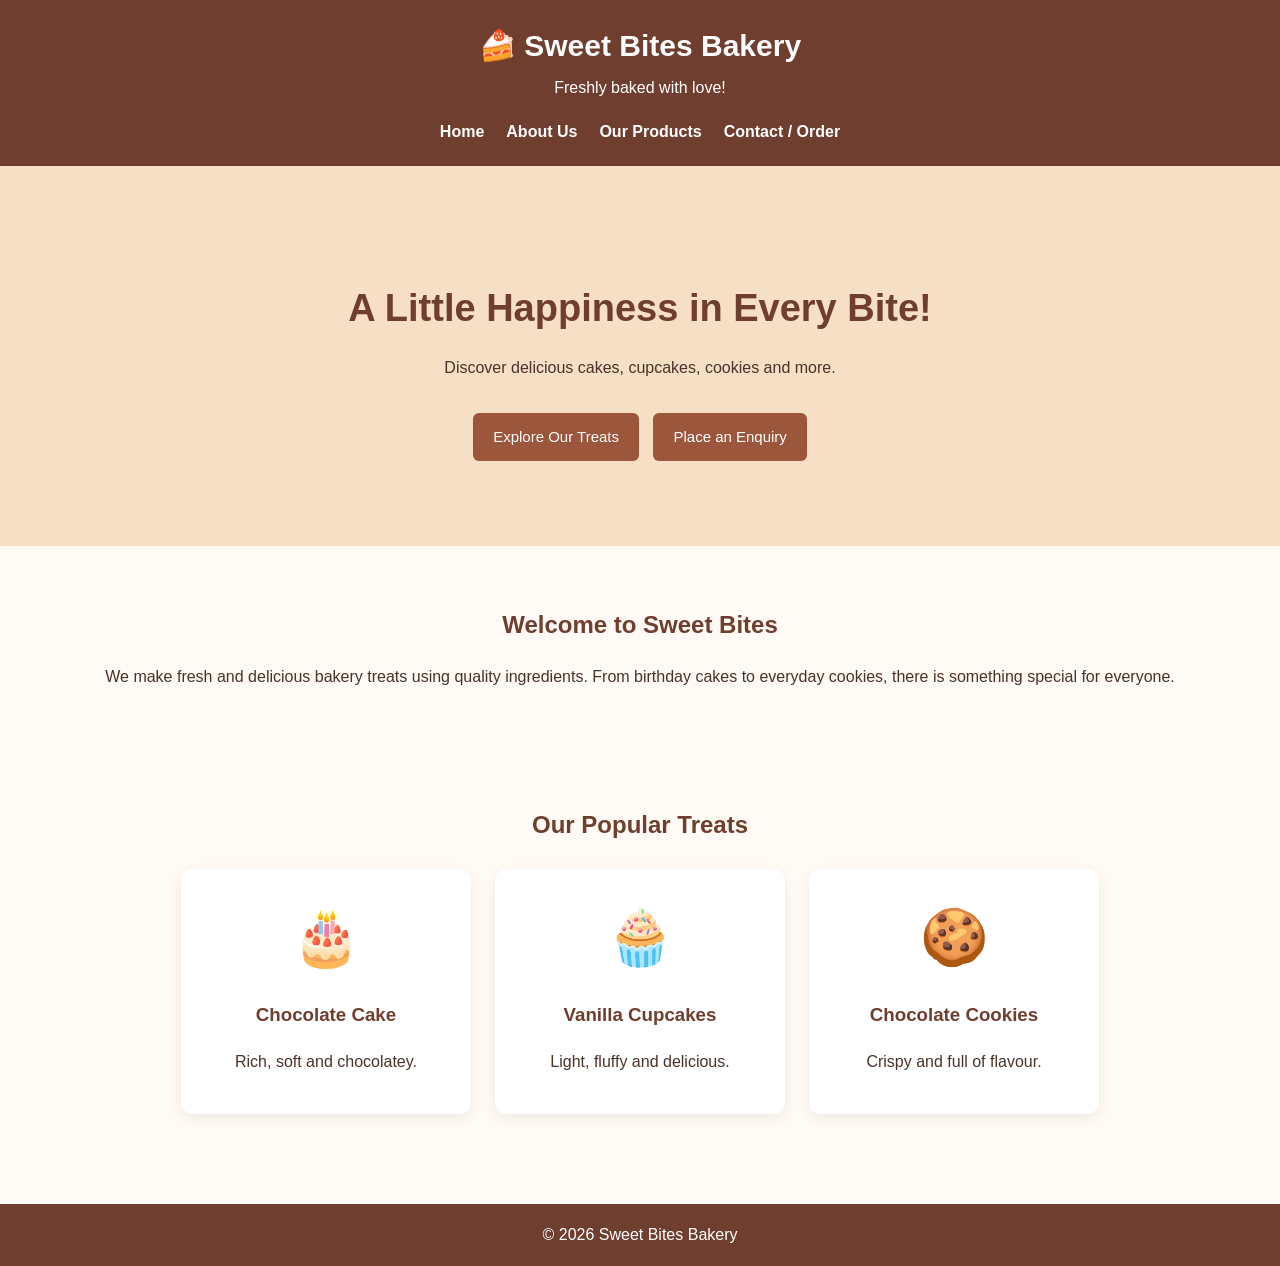
<file: index.html>
<!DOCTYPE html>
<html lang="en">
<head>
  <meta charset="UTF-8">
  <meta name="viewport" content="width=device-width, initial-scale=1.0">
  <title>Sweet Bites Bakery | Home</title>
  <link rel="stylesheet" href="style.css">
</head>
<body>
  <header>
    <h1>🍰 Sweet Bites Bakery</h1>
    <p>Freshly baked with love!</p>
    <nav>
      <a href="index.html">Home</a>
      <a href="about.html">About Us</a>
      <a href="products.html">Our Products</a>
      <a href="contact.html">Contact / Order</a>
    </nav>
  </header>

  <main>
    <section class="hero">
      <h2>A Little Happiness in Every Bite!</h2>
      <p>Discover delicious cakes, cupcakes, cookies and more.</p>
      <a class="btn" href="products.html">Explore Our Treats</a>
      <a class="btn" href="contact.html">Place an Enquiry</a>
    </section>

    <section>
      <h2>Welcome to Sweet Bites</h2>
      <p>
        We make fresh and delicious bakery treats using quality
        ingredients. From birthday cakes to everyday cookies,
        there is something special for everyone.
      </p>
    </section>

    <section>
      <h2>Our Popular Treats</h2>
      <div class="products">
        <article class="product">
          <div class="emoji">🎂</div>
          <h3>Chocolate Cake</h3>
          <p>Rich, soft and chocolatey.</p>
        </article>
        <article class="product">
          <div class="emoji">🧁</div>
          <h3>Vanilla Cupcakes</h3>
          <p>Light, fluffy and delicious.</p>
        </article>
        <article class="product">
          <div class="emoji">🍪</div>
          <h3>Chocolate Cookies</h3>
          <p>Crispy and full of flavour.</p>
        </article>
      </div>
    </section>
  </main>

  <footer>
    <p>© 2026 Sweet Bites Bakery</p>
  </footer>
</body>
</html>
</file>
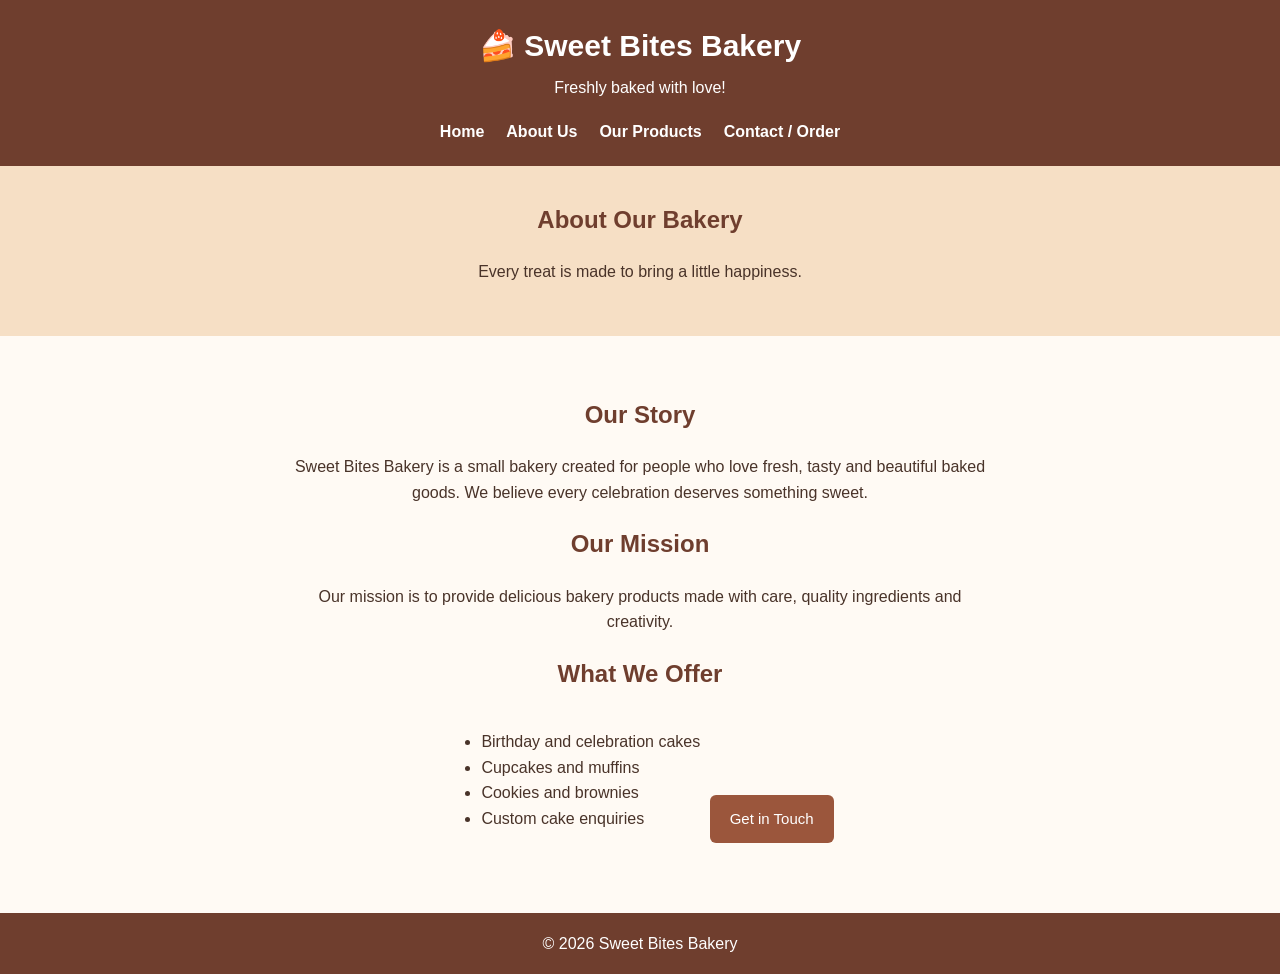
<file: about.html>
<!DOCTYPE html>
<html lang="en">
<head>
  <meta charset="UTF-8">
  <meta name="viewport" content="width=device-width, initial-scale=1.0">
  <title>Sweet Bites Bakery | About Us</title>
  <link rel="stylesheet" href="style.css">
</head>
<body>
  <header>
    <h1>🍰 Sweet Bites Bakery</h1>
    <p>Freshly baked with love!</p>
    <nav>
      <a href="index.html">Home</a>
      <a href="about.html">About Us</a>
      <a href="products.html">Our Products</a>
      <a href="contact.html">Contact / Order</a>
    </nav>
  </header>

  <main>
    <section class="page-banner">
      <h2>About Our Bakery</h2>
      <p>Every treat is made to bring a little happiness.</p>
    </section>

    <section class="content">
      <h2>Our Story</h2>
      <p>
        Sweet Bites Bakery is a small bakery created for people
        who love fresh, tasty and beautiful baked goods.
        We believe every celebration deserves something sweet.
      </p>

      <h2>Our Mission</h2>
      <p>
        Our mission is to provide delicious bakery products
        made with care, quality ingredients and creativity.
      </p>

      <h2>What We Offer</h2>
      <ul>
        <li>Birthday and celebration cakes</li>
        <li>Cupcakes and muffins</li>
        <li>Cookies and brownies</li>
        <li>Custom cake enquiries</li>
      </ul>

      <a class="btn" href="contact.html">Get in Touch</a>
    </section>
  </main>

  <footer>
    <p>© 2026 Sweet Bites Bakery</p>
  </footer>
</body>
</html>
</file>
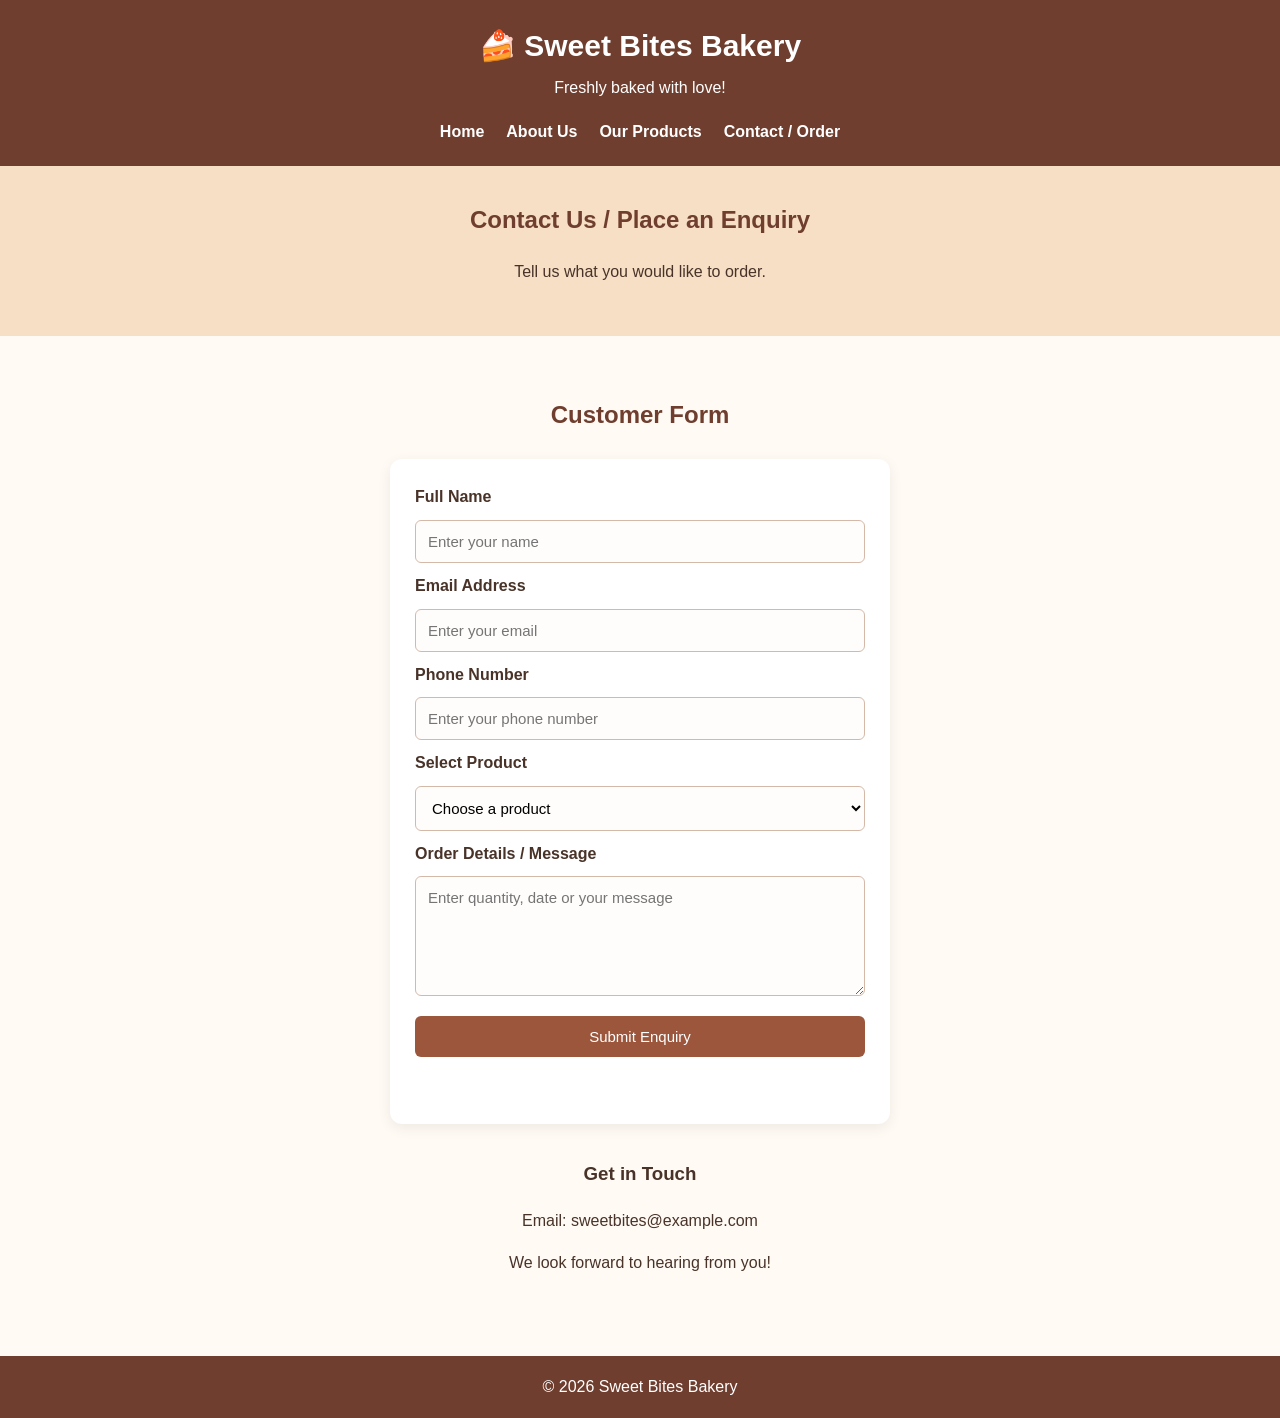
<file: contact.html>
<!DOCTYPE html>
<html lang="en">
<head>
  <meta charset="UTF-8">
  <meta name="viewport" content="width=device-width, initial-scale=1.0">
  <title>Sweet Bites Bakery | Contact</title>
  <link rel="stylesheet" href="style.css">
</head>
<body>
  <header>
    <h1>🍰 Sweet Bites Bakery</h1>
    <p>Freshly baked with love!</p>
    <nav>
      <a href="index.html">Home</a>
      <a href="about.html">About Us</a>
      <a href="products.html">Our Products</a>
      <a href="contact.html">Contact / Order</a>
    </nav>
  </header>

  <main>
    <section class="page-banner">
      <h2>Contact Us / Place an Enquiry</h2>
      <p>Tell us what you would like to order.</p>
    </section>

    <section class="content">
      <h2>Customer Form</h2>

      <form id="contactForm">
        <label for="name">Full Name</label>
        <input id="name" name="name" type="text"
               placeholder="Enter your name" required>

        <label for="email">Email Address</label>
        <input id="email" name="email" type="email"
               placeholder="Enter your email" required>

        <label for="phone">Phone Number</label>
        <input id="phone" name="phone" type="tel"
               placeholder="Enter your phone number">

        <label for="order">Select Product</label>
        <select id="order" name="order" required>
          <option value="">Choose a product</option>
          <option value="Chocolate Cake">Chocolate Cake</option>
          <option value="Vanilla Cupcakes">Vanilla Cupcakes</option>
          <option value="Chocolate Cookies">Chocolate Cookies</option>
          <option value="Chocolate Brownies">Chocolate Brownies</option>
          <option value="Fresh Croissants">Fresh Croissants</option>
          <option value="Chocolate Donuts">Chocolate Donuts</option>
          <option value="Custom Order">Custom Order</option>
        </select>

        <label for="message">Order Details / Message</label>
        <textarea id="message" name="message"
                  placeholder="Enter quantity, date or your message"
                  required></textarea>

        <button type="submit">Submit Enquiry</button>
        <p id="status" role="status" aria-live="polite"></p>
      </form>

      <div class="contact-info">
        <h3>Get in Touch</h3>
        <p>Email: sweetbites@example.com</p>
        <p>We look forward to hearing from you!</p>
      </div>
    </section>
  </main>

  <footer>
    <p>© 2026 Sweet Bites Bakery</p>
  </footer>

  <script src="script.js"></script>
</body>
</html>
</file>
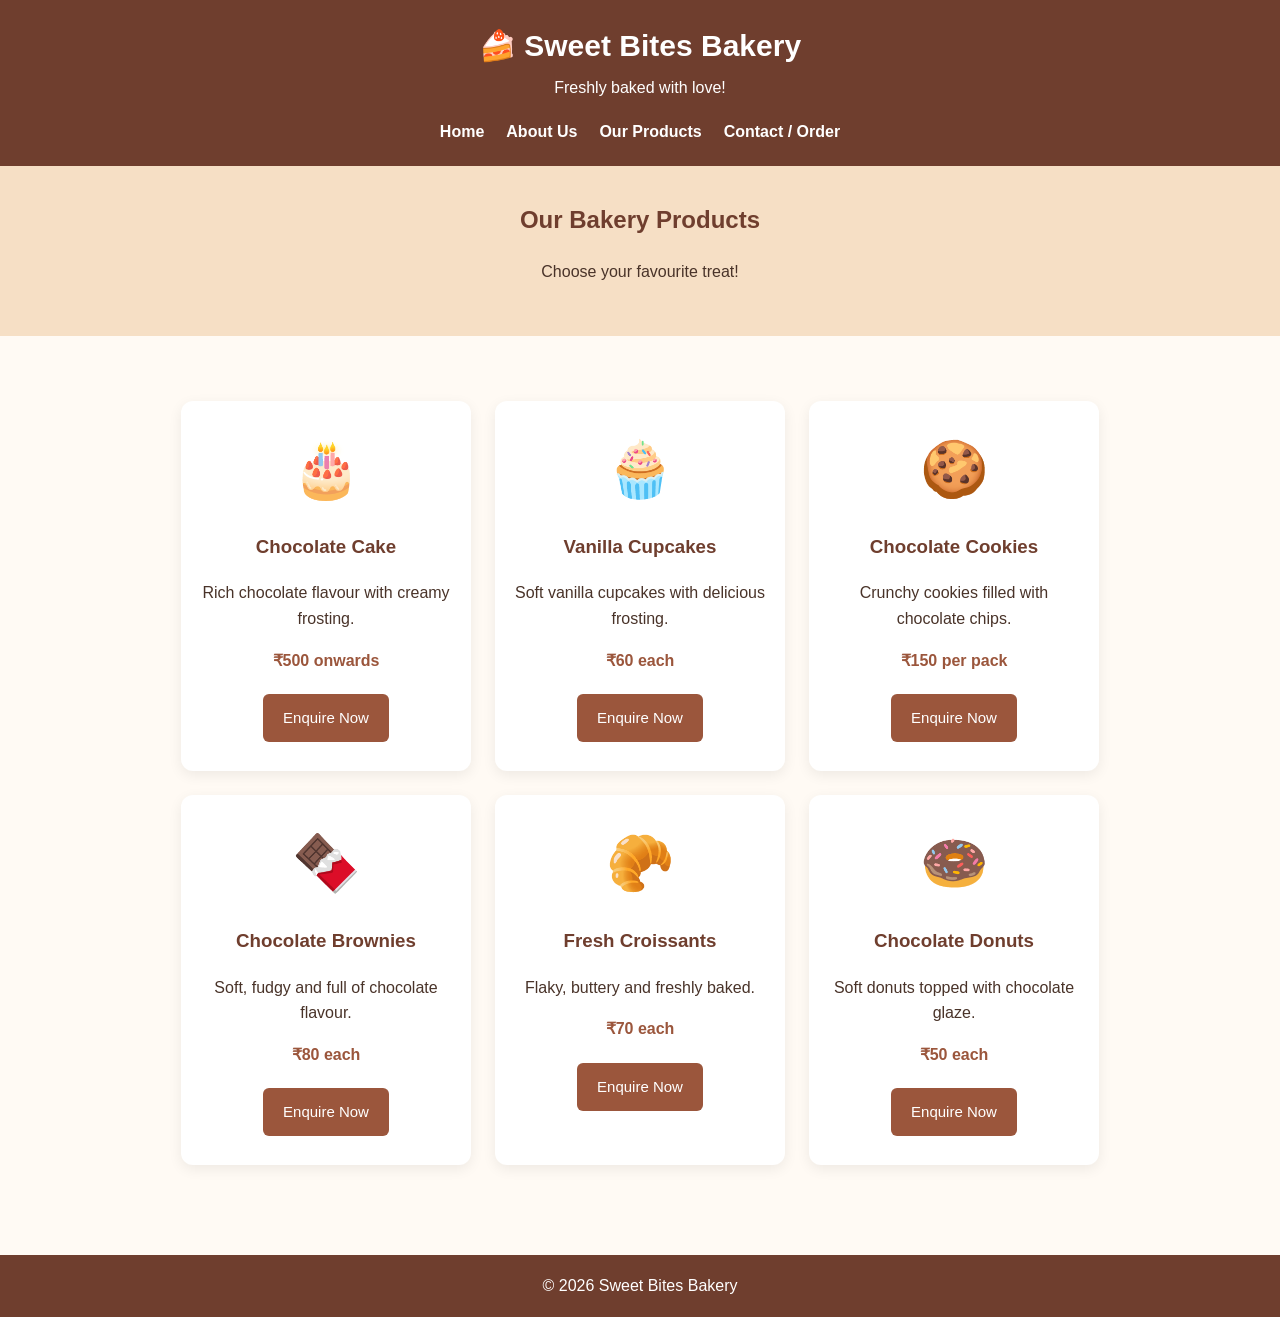
<file: products.html>
<!DOCTYPE html>
<html lang="en">
<head>
  <meta charset="UTF-8">
  <meta name="viewport" content="width=device-width, initial-scale=1.0">
  <title>Sweet Bites Bakery | Products</title>
  <link rel="stylesheet" href="style.css">
</head>
<body>
  <header>
    <h1>🍰 Sweet Bites Bakery</h1>
    <p>Freshly baked with love!</p>
    <nav>
      <a href="index.html">Home</a>
      <a href="about.html">About Us</a>
      <a href="products.html">Our Products</a>
      <a href="contact.html">Contact / Order</a>
    </nav>
  </header>

  <main>
    <section class="page-banner">
      <h2>Our Bakery Products</h2>
      <p>Choose your favourite treat!</p>
    </section>

    <section>
      <div class="products">
        <article class="product">
          <div class="emoji">🎂</div>
          <h3>Chocolate Cake</h3>
          <p>Rich chocolate flavour with creamy frosting.</p>
          <p class="price">₹500 onwards</p>
          <a class="btn" href="contact.html">Enquire Now</a>
        </article>

        <article class="product">
          <div class="emoji">🧁</div>
          <h3>Vanilla Cupcakes</h3>
          <p>Soft vanilla cupcakes with delicious frosting.</p>
          <p class="price">₹60 each</p>
          <a class="btn" href="contact.html">Enquire Now</a>
        </article>

        <article class="product">
          <div class="emoji">🍪</div>
          <h3>Chocolate Cookies</h3>
          <p>Crunchy cookies filled with chocolate chips.</p>
          <p class="price">₹150 per pack</p>
          <a class="btn" href="contact.html">Enquire Now</a>
        </article>

        <article class="product">
          <div class="emoji">🍫</div>
          <h3>Chocolate Brownies</h3>
          <p>Soft, fudgy and full of chocolate flavour.</p>
          <p class="price">₹80 each</p>
          <a class="btn" href="contact.html">Enquire Now</a>
        </article>

        <article class="product">
          <div class="emoji">🥐</div>
          <h3>Fresh Croissants</h3>
          <p>Flaky, buttery and freshly baked.</p>
          <p class="price">₹70 each</p>
          <a class="btn" href="contact.html">Enquire Now</a>
        </article>

        <article class="product">
          <div class="emoji">🍩</div>
          <h3>Chocolate Donuts</h3>
          <p>Soft donuts topped with chocolate glaze.</p>
          <p class="price">₹50 each</p>
          <a class="btn" href="contact.html">Enquire Now</a>
        </article>
      </div>
    </section>
  </main>

  <footer>
    <p>© 2026 Sweet Bites Bakery</p>
  </footer>
</body>
</html>
</file>
<file: style.css>
* {
  box-sizing: border-box;
}

html {
  scroll-behavior: smooth;
}

body {
  margin: 0;
  font-family: Arial, sans-serif;
  background: #fffaf4;
  color: #493329;
  line-height: 1.6;
}

header {
  background: #6f3e2e;
  color: white;
  text-align: center;
  padding: 22px 15px;
}

header h1 {
  margin: 0;
  font-size: 30px;
}

header p {
  margin: 5px 0;
}

nav {
  display: flex;
  justify-content: center;
  flex-wrap: wrap;
  gap: 22px;
  margin-top: 18px;
}

nav a {
  color: white;
  text-decoration: none;
  font-weight: bold;
}

nav a:hover {
  color: #ffd7a8;
}

.hero {
  text-align: center;
  padding: 80px 20px;
  background: #f6dfc5;
}

.hero h2 {
  font-size: 38px;
  margin-bottom: 10px;
}

.hero p {
  margin-bottom: 28px;
}

.btn,
button {
  display: inline-block;
  background: #9b563c;
  color: white;
  padding: 12px 20px;
  margin: 5px;
  border: none;
  border-radius: 6px;
  text-decoration: none;
  font-size: 15px;
  cursor: pointer;
}

.btn:hover,
button:hover {
  background: #6f3e2e;
}

section {
  padding: 40px 20px;
  text-align: center;
}

section h2 {
  color: #6f3e2e;
}

.page-banner {
  background: #f6dfc5;
  padding: 35px 20px;
}

.page-banner h2 {
  margin-top: 0;
}

.products {
  display: flex;
  flex-wrap: wrap;
  justify-content: center;
  gap: 24px;
  max-width: 1100px;
  margin: 25px auto;
}

.product {
  background: white;
  width: 290px;
  padding: 24px 18px;
  border-radius: 12px;
  box-shadow: 0 4px 14px #00000012;
  transition: transform 0.2s;
}

.product:hover {
  transform: translateY(-4px);
}

.emoji {
  font-size: 55px;
}

.product h3 {
  color: #6f3e2e;
}

.price {
  font-weight: bold;
  color: #9b563c;
}

.content {
  max-width: 750px;
  margin: auto;
}

.content ul {
  display: inline-block;
  text-align: left;
}

form {
  max-width: 500px;
  margin: 25px auto;
  display: flex;
  flex-direction: column;
  gap: 10px;
  text-align: left;
  background: white;
  padding: 25px;
  border-radius: 12px;
  box-shadow: 0 4px 14px #00000012;
}

form label {
  font-weight: bold;
}

input,
select,
textarea {
  width: 100%;
  padding: 12px;
  border: 1px solid #d5b9a8;
  border-radius: 6px;
  font-family: Arial, sans-serif;
  font-size: 15px;
  background: #fffdfb;
}

textarea {
  min-height: 120px;
  resize: vertical;
}

form button {
  margin: 10px 0 0;
}

#status {
  overflow-wrap: anywhere;
  font-weight: bold;
}

.contact-info {
  margin-top: 35px;
}

footer {
  background: #6f3e2e;
  color: white;
  text-align: center;
  padding: 18px;
  margin-top: 25px;
}

footer p {
  margin: 0;
}

@media (max-width: 600px) {
  header h1 {
    font-size: 25px;
  }

  nav {
    gap: 12px;
  }

  nav a {
    font-size: 14px;
  }

  .hero {
    padding: 55px 15px;
  }

  .hero h2 {
    font-size: 28px;
  }

  .product {
    width: 100%;
    max-width: 340px;
  }
}
</file>
